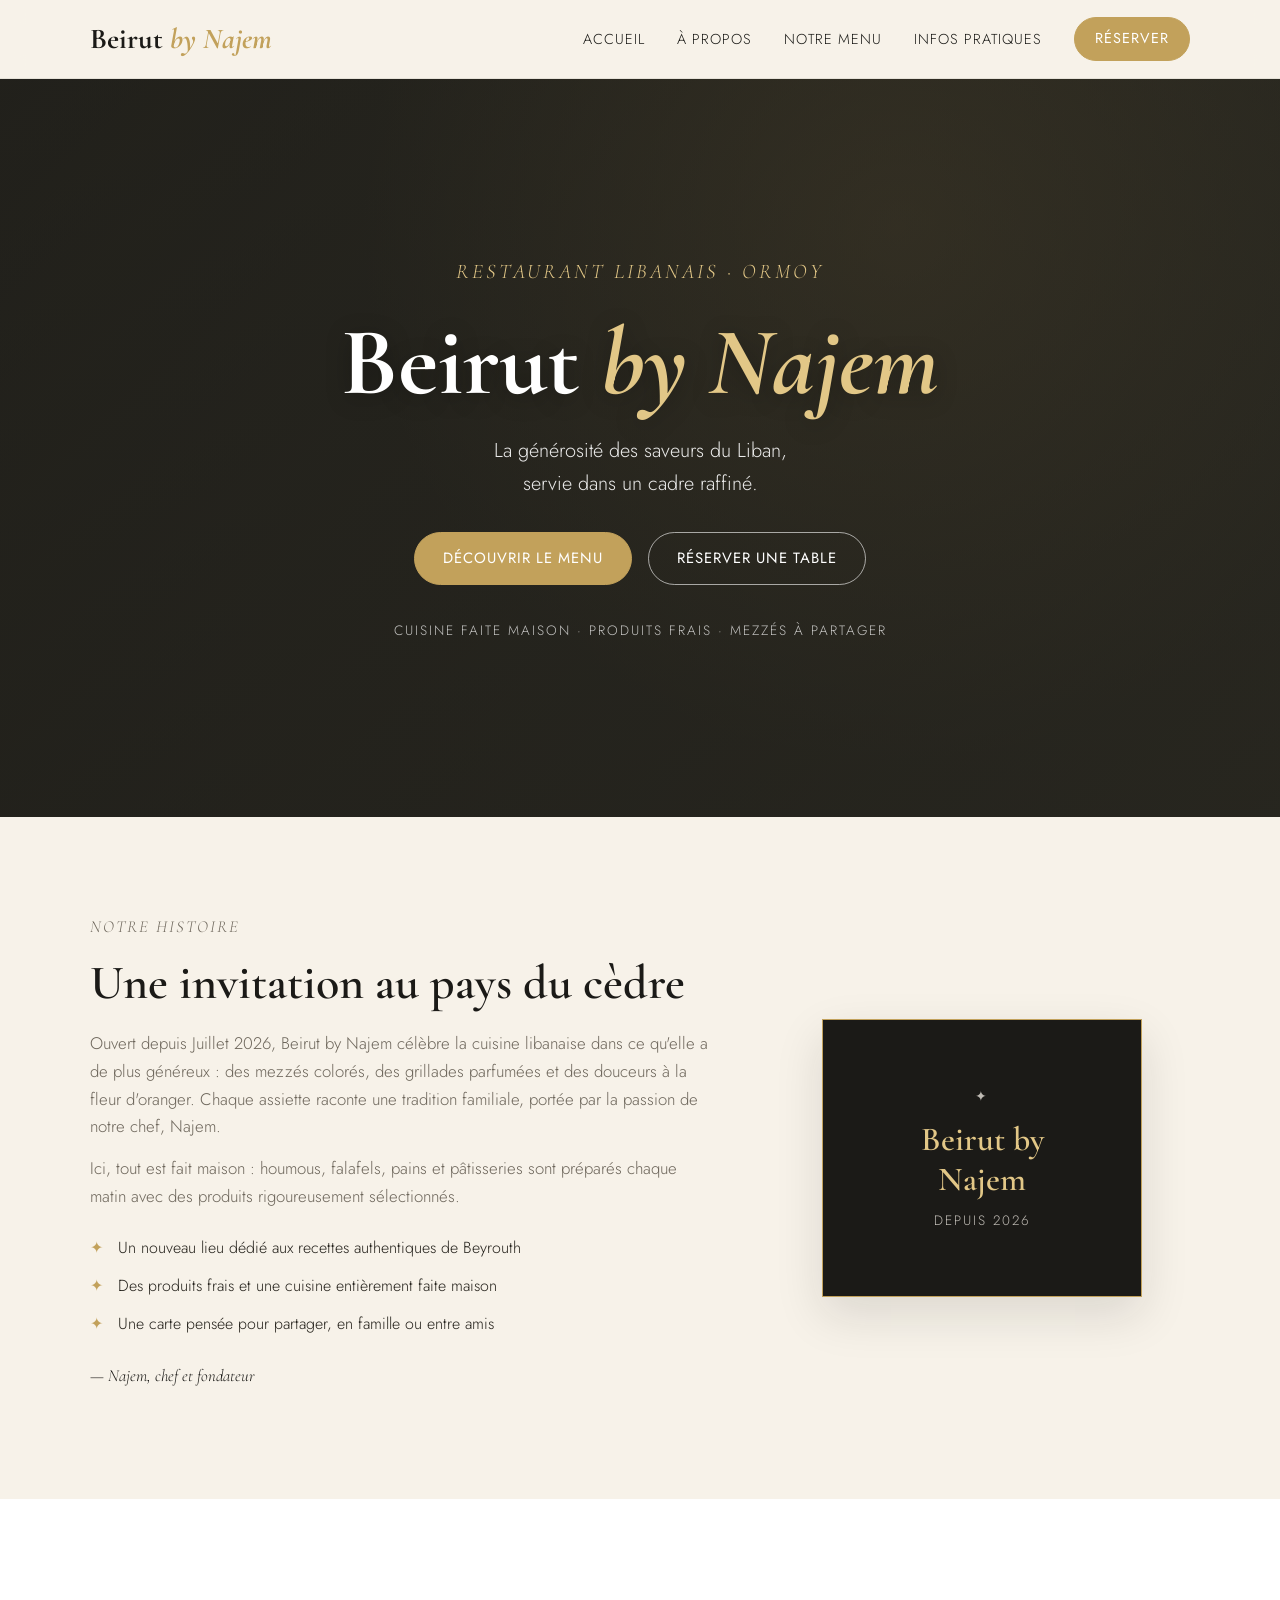
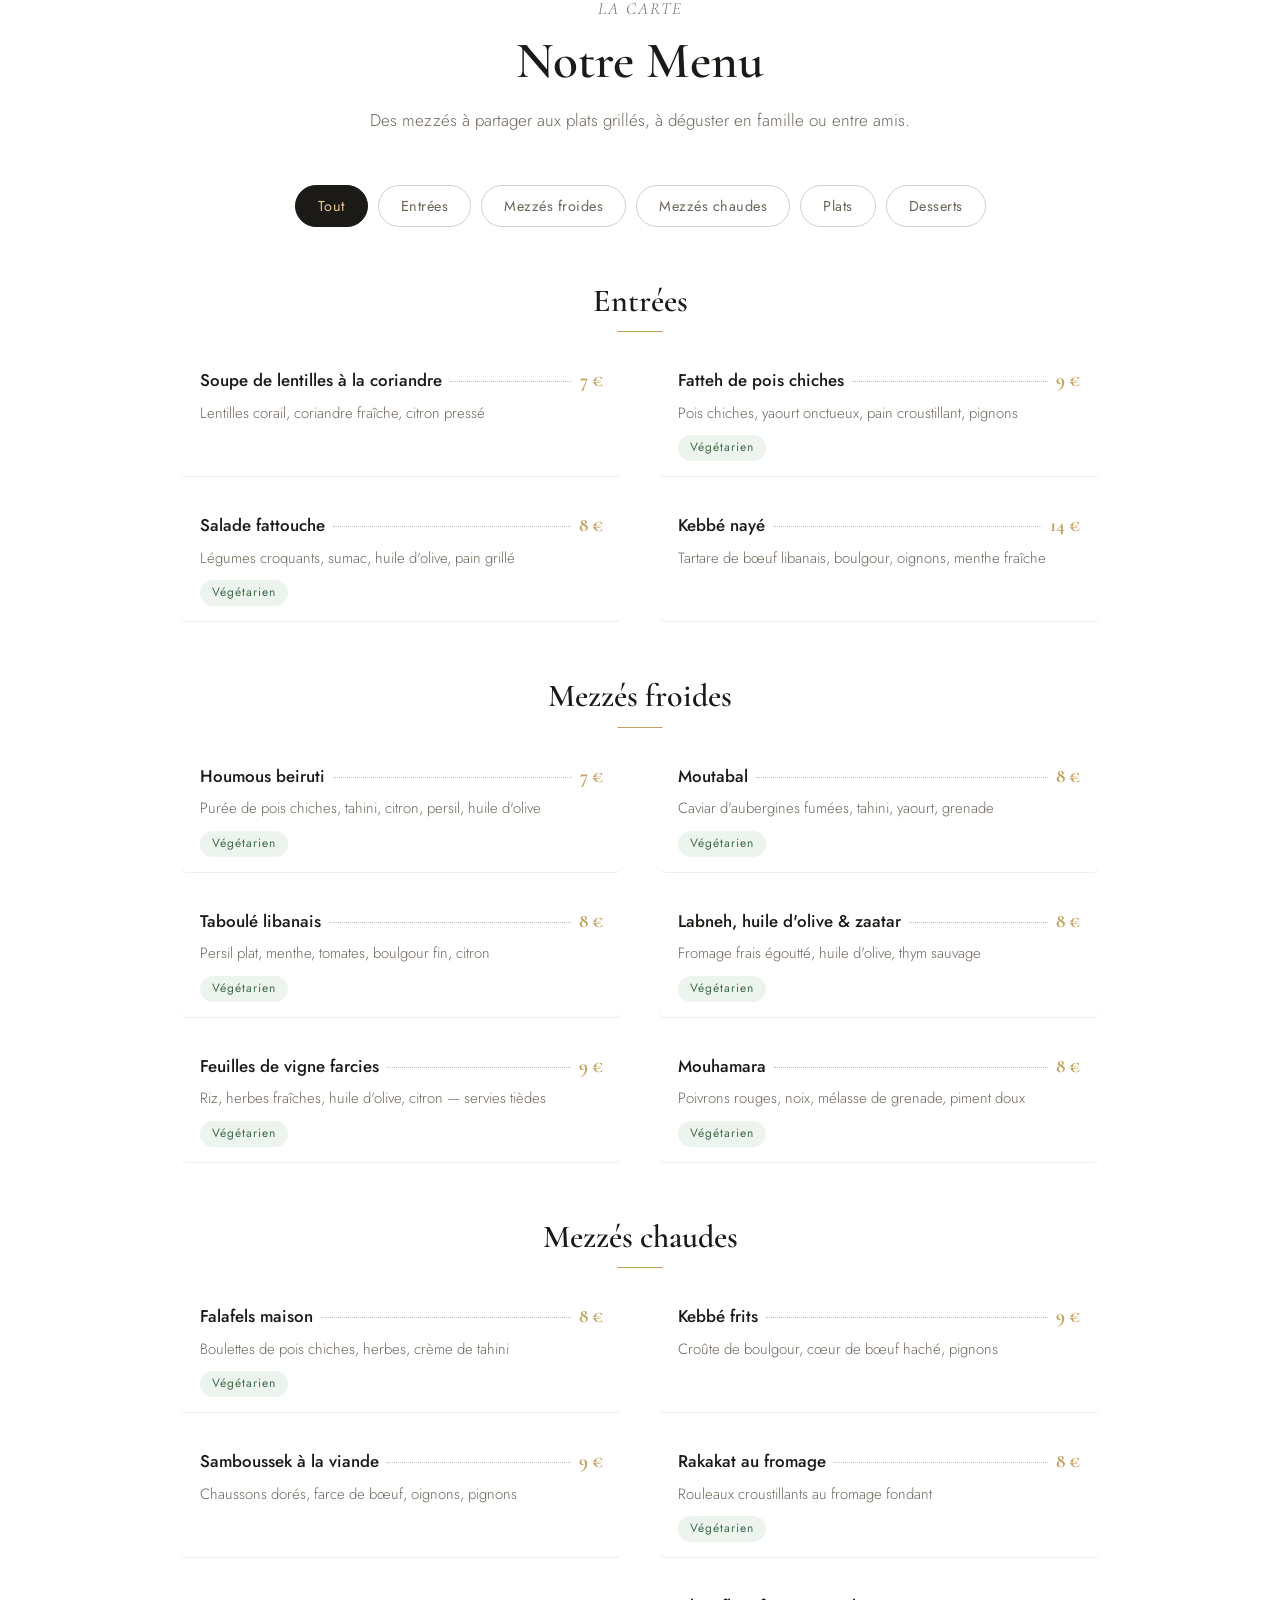
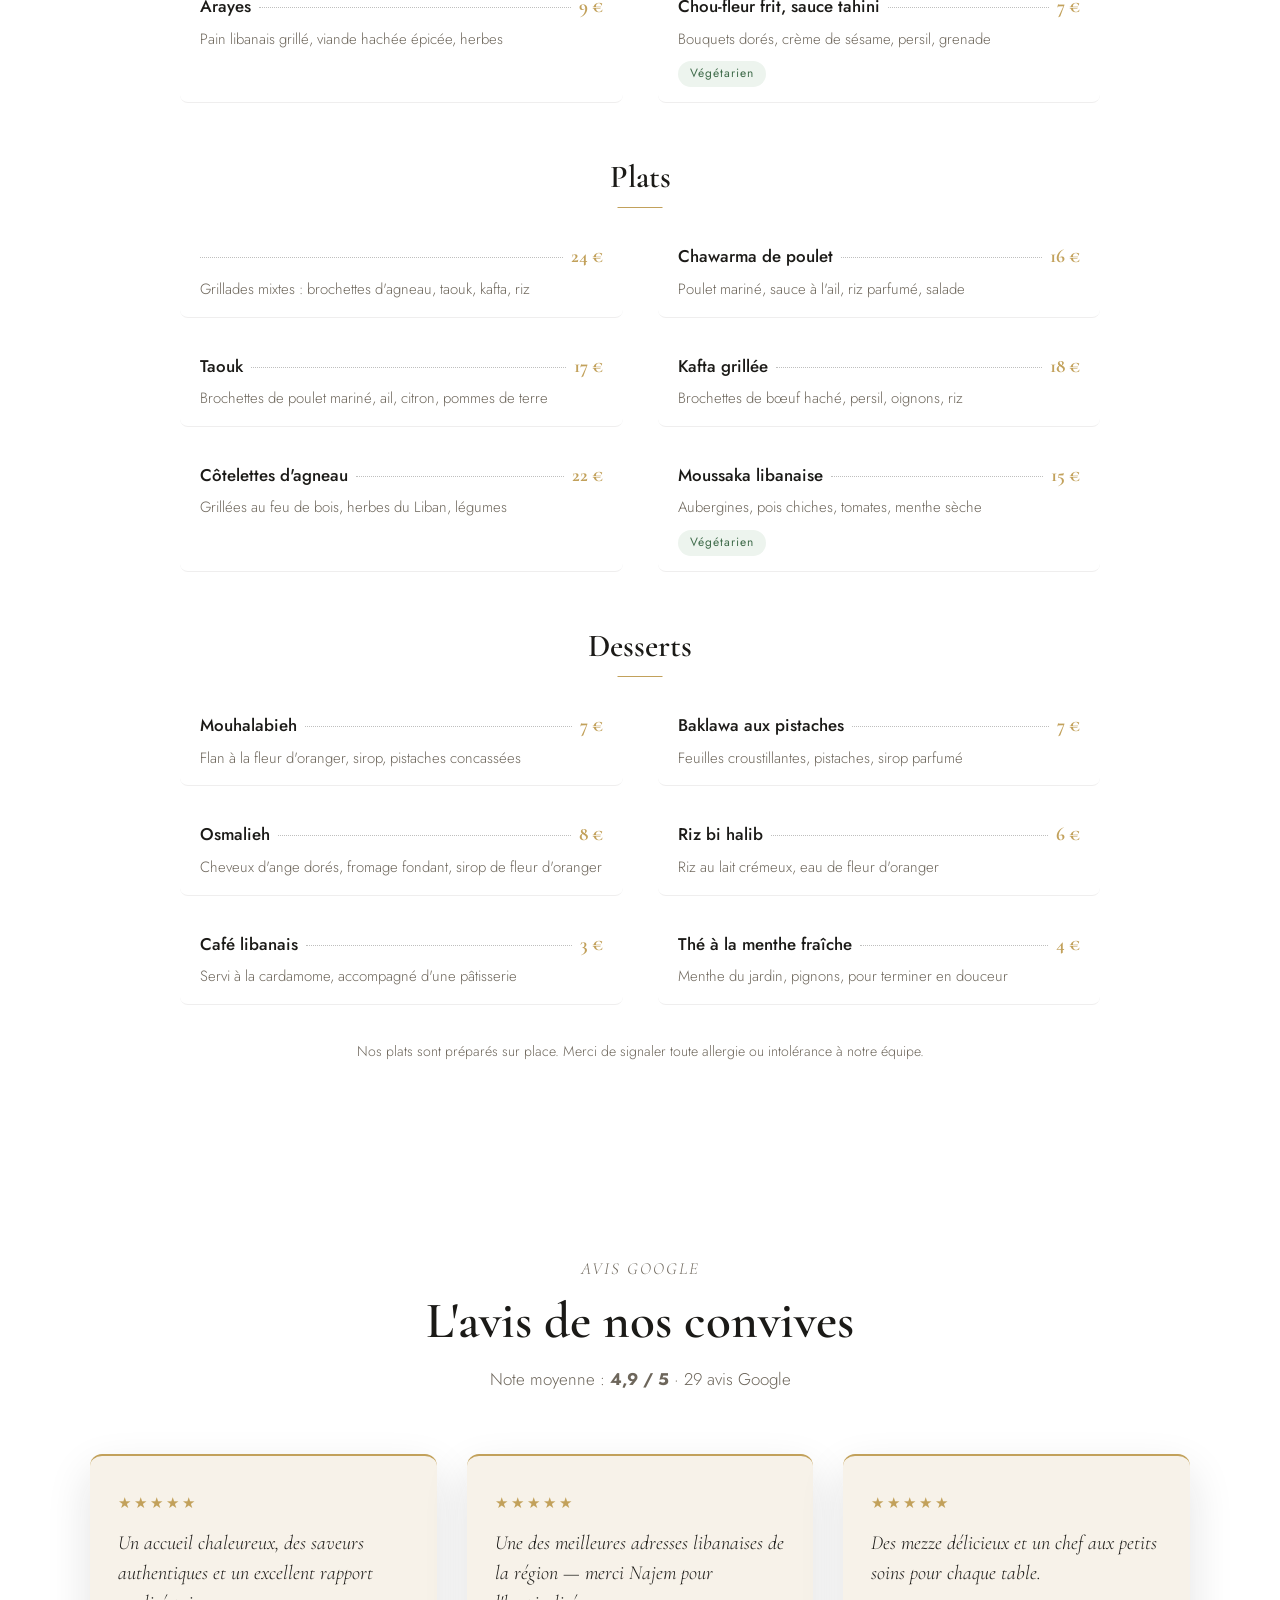
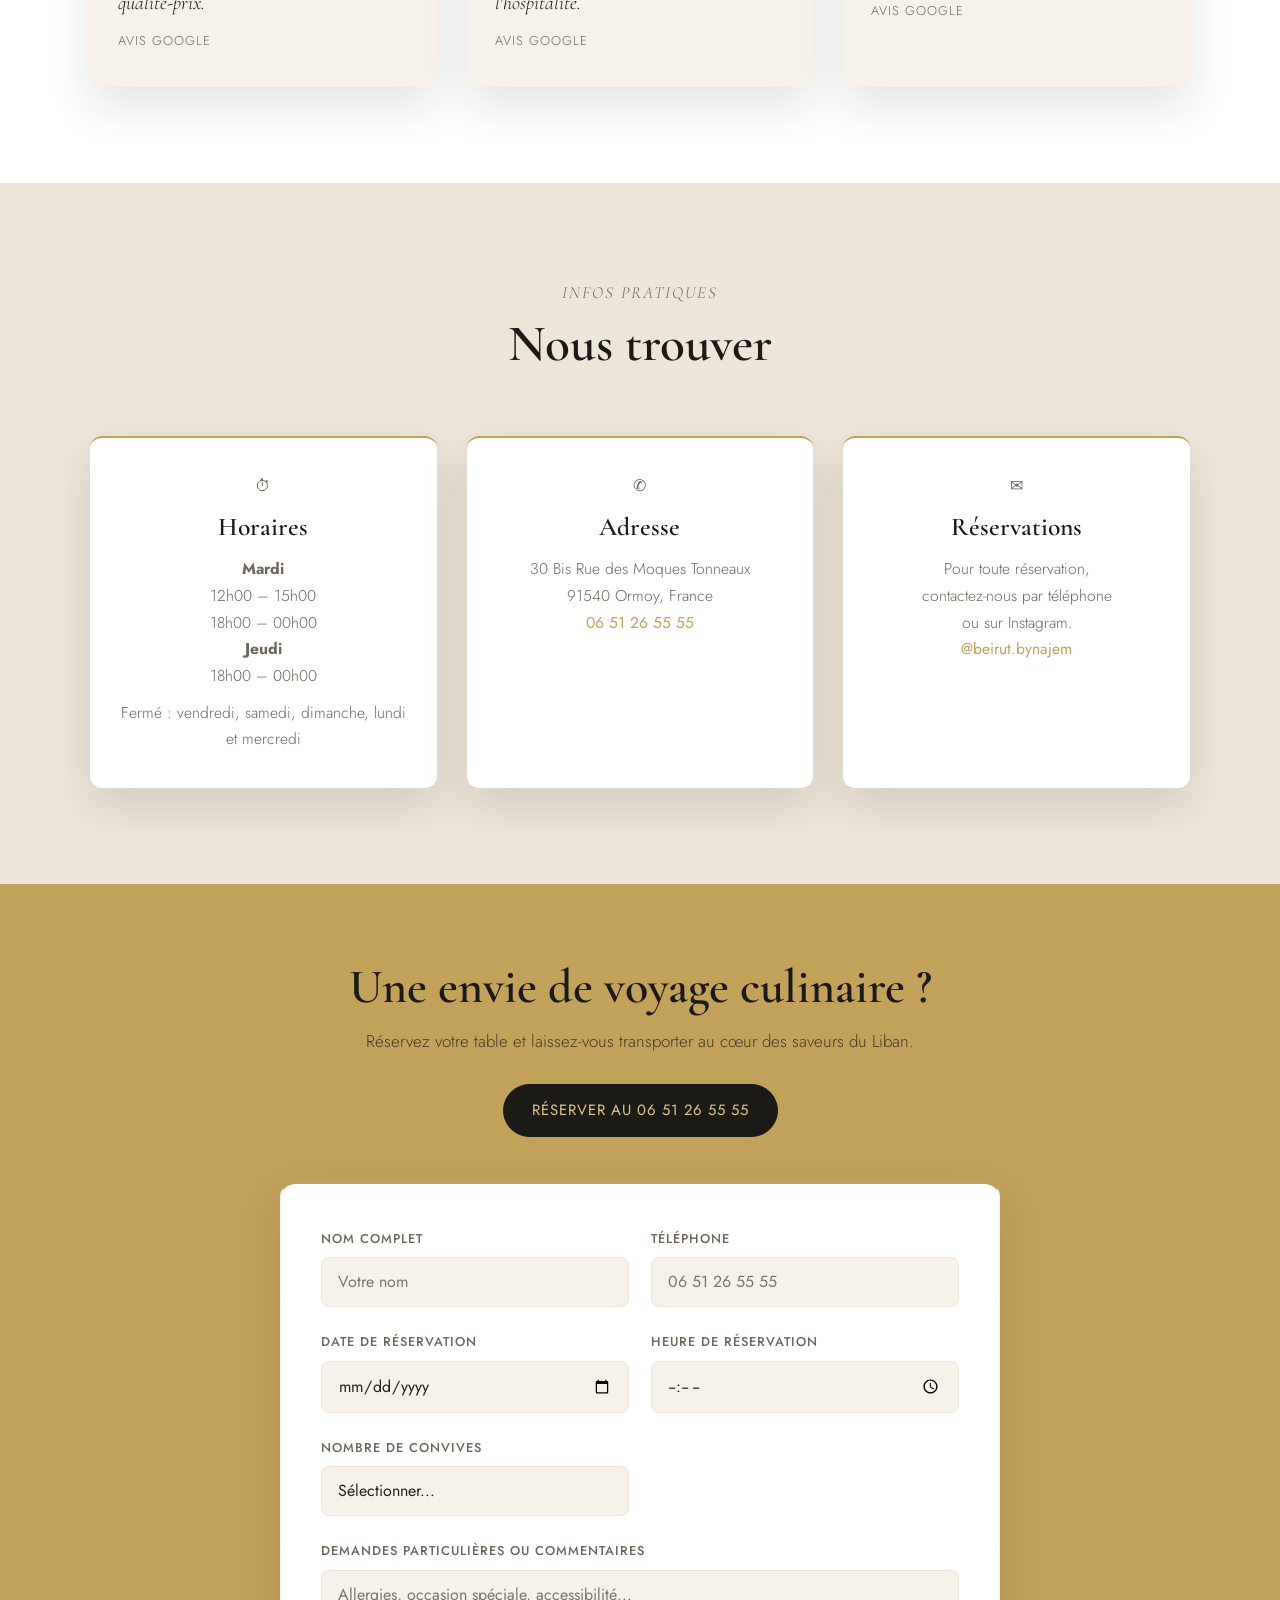
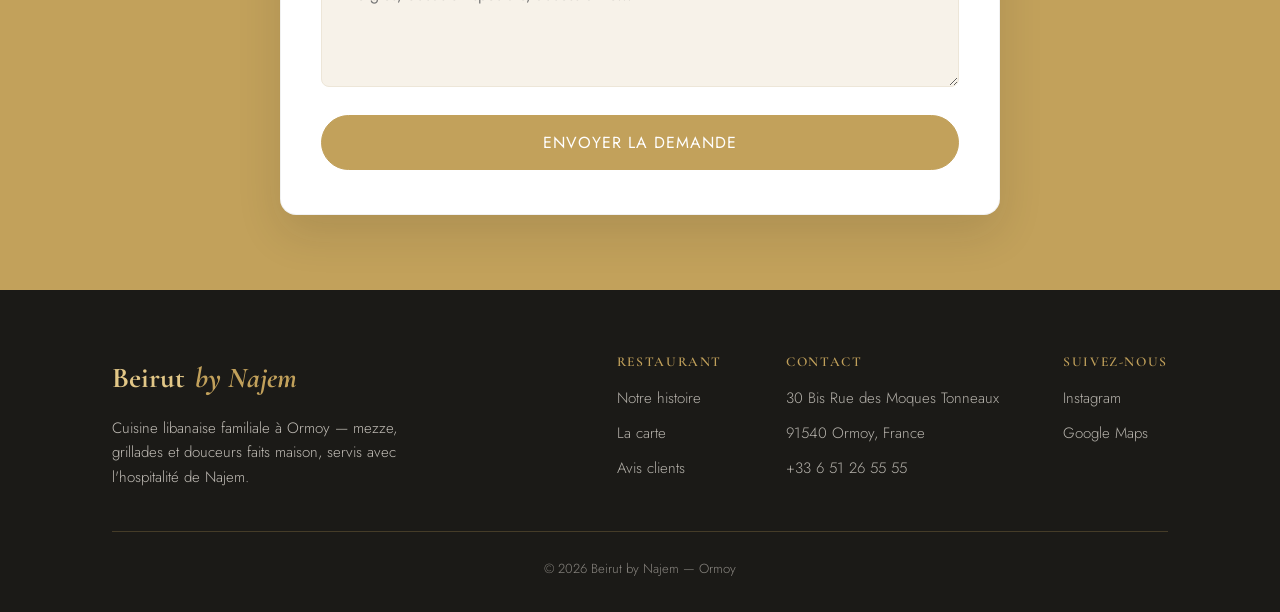
<file: index.html>
<!DOCTYPE html>
<html lang="fr">
<head>
  <meta charset="UTF-8">
  <meta name="viewport" content="width=device-width, initial-scale=1.0">
  <title>Beirut by Najem — Restaurant Libanais à Ormoy</title>
  <meta name="description" content="Beirut by Najem : restaurant libanais à Ormoy (Essonne). Mezzés faits maison, grillades et douceurs orientales. Découvrez notre menu.">
  <meta name="theme-color" content="#1b1a17">
  <link rel="icon" href="data:image/svg+xml,<svg xmlns='http://www.w3.org/2000/svg' viewBox='0 0 100 100'><rect width='100' height='100' rx='14' fill='%231b1a17'/><text x='50' y='68' font-size='50' text-anchor='middle' fill='%23c2a15b' font-family='Georgia'>B</text></svg>">

  <link rel="preconnect" href="https://fonts.googleapis.com">
  <link rel="preconnect" href="https://fonts.gstatic.com" crossorigin>
  <link href="https://fonts.googleapis.com/css2?family=Cormorant+Garamond:ital,wght@0,400;0,600;0,700;1,400&family=Jost:wght@300;400;500&display=swap" rel="stylesheet">

  <link rel="stylesheet" href="css/style.css">
</head>
<body>

  <header class="site-header" id="top">
    <nav class="navbar container">
      <a href="#accueil" class="brand">Beirut <span>by Najem</span></a>

      <button class="nav-toggle" aria-label="Ouvrir le menu" aria-expanded="false" aria-controls="nav-links">
        <span></span><span></span><span></span>
      </button>

      <ul class="nav-links" id="nav-links">
        <li><a href="#accueil">Accueil</a></li>
        <li><a href="#a-propos">À propos</a></li>
        <li><a href="#menu">Notre menu</a></li>
        <li><a href="#infos">Infos pratiques</a></li>
        <li><a href="#contact" class="btn btn-gold btn-small">Réserver</a></li>
      </ul>
    </nav>
  </header>

  <!-- ============================= HERO ============================= -->
  <section id="accueil" class="hero">
    <div class="hero-content container">
      <p class="hero-kicker">Restaurant libanais · Ormoy</p>
      <h1>Beirut <em>by Najem</em></h1>
      <p class="hero-tagline">La générosité des saveurs du Liban,<br>servie dans un cadre raffiné.</p>
      <div class="hero-actions">
        <a href="#menu" class="btn btn-gold">Découvrir le menu</a>
        <a href="#contact" class="btn btn-outline">Réserver une table</a>
      </div>
      <p class="hero-note">Cuisine faite maison · Produits frais · Mezzés à partager</p>
    </div>
  </section>

  <!-- ============================= À PROPOS ============================= -->
  <section id="a-propos" class="section about">
    <div class="container about-grid">
      <div class="about-text reveal">
        <p class="section-kicker">Notre histoire</p>
        <h2>Une invitation au pays du cèdre</h2>
        <p>
          Ouvert depuis Juillet 2026, Beirut by Najem célèbre la cuisine libanaise dans ce
          qu'elle a de plus généreux : des mezzés colorés, des grillades parfumées et des
          douceurs à la fleur d'oranger. Chaque assiette raconte une tradition familiale,
          portée par la passion de notre chef, Najem.
        </p>
        <p>
          Ici, tout est fait maison : houmous, falafels, pains et pâtisseries sont préparés
          chaque matin avec des produits rigoureusement sélectionnés.
        </p>
        <ul class="about-highlights">
          <li>Un nouveau lieu dédié aux recettes authentiques de Beyrouth</li>
          <li>Des produits frais et une cuisine entièrement faite maison</li>
          <li>Une carte pensée pour partager, en famille ou entre amis</li>
        </ul>
        <p class="about-signature">— Najem, chef et fondateur</p>
      </div>

      <div class="about-visual reveal" aria-hidden="true">
        <div class="ornament">
          <p class="ornament-star">✦</p>
          <h3>Beirut by Najem</h3>
          <p>Depuis 2026</p>
        </div>
      </div>
    </div>
  </section>

  <!-- ============================= MENU ============================= -->
  <section id="menu" class="section menu">
    <div class="container">
      <header class="section-head reveal">
        <p class="section-kicker">La carte</p>
        <h2>Notre Menu</h2>
        <p>Des mezzés à partager aux plats grillés, à déguster en famille ou entre amis.</p>
      </header>

      <div class="menu-tabs reveal" role="tablist" aria-label="Catégories du menu">
        <button class="tab is-active" data-filter="tout" role="tab">Tout</button>
        <button class="tab" data-filter="entrees" role="tab">Entrées</button>
        <button class="tab" data-filter="mezzes-froides" role="tab">Mezzés froides</button>
        <button class="tab" data-filter="mezzes-chaudes" role="tab">Mezzés chaudes</button>
        <button class="tab" data-filter="plats" role="tab">Plats</button>
        <button class="tab" data-filter="desserts" role="tab">Desserts</button>
      </div>

      <div class="menu-groups">

        <!-- Entrées -->
        <div class="menu-group" data-category="entrees">
          <h3 class="menu-group-title">Entrées</h3>
          <div class="menu-list">
            <article class="menu-item reveal">
              <div class="item-top">
                <h4>Soupe de lentilles à la coriandre</h4>
                <span class="dots"></span>
                <span class="price">7 €</span>
              </div>
              <p>Lentilles corail, coriandre fraîche, citron pressé</p>
            </article>

            <article class="menu-item reveal">
              <div class="item-top">
                <h4>Fatteh de pois chiches</h4>
                <span class="dots"></span>
                <span class="price">9 €</span>
              </div>
              <p>Pois chiches, yaourt onctueux, pain croustillant, pignons</p>
              <span class="badge">Végétarien</span>
            </article>

            <article class="menu-item reveal">
              <div class="item-top">
                <h4>Salade fattouche</h4>
                <span class="dots"></span>
                <span class="price">8 €</span>
              </div>
              <p>Légumes croquants, sumac, huile d'olive, pain grillé</p>
              <span class="badge">Végétarien</span>
            </article>

            <article class="menu-item reveal">
              <div class="item-top">
                <h4>Kebbé nayé</h4>
                <span class="dots"></span>
                <span class="price">14 €</span>
              </div>
              <p>Tartare de bœuf libanais, boulgour, oignons, menthe fraîche</p>
            </article>
          </div>
        </div>

        <!-- Mezzés froides -->
        <div class="menu-group" data-category="mezzes-froides">
          <h3 class="menu-group-title">Mezzés froides</h3>
          <div class="menu-list">
            <article class="menu-item reveal">
              <div class="item-top">
                <h4>Houmous beiruti</h4>
                <span class="dots"></span>
                <span class="price">7 €</span>
              </div>
              <p>Purée de pois chiches, tahini, citron, persil, huile d'olive</p>
              <span class="badge">Végétarien</span>
            </article>

            <article class="menu-item reveal">
              <div class="item-top">
                <h4>Moutabal</h4>
                <span class="dots"></span>
                <span class="price">8 €</span>
              </div>
              <p>Caviar d'aubergines fumées, tahini, yaourt, grenade</p>
              <span class="badge">Végétarien</span>
            </article>

            <article class="menu-item reveal">
              <div class="item-top">
                <h4>Taboulé libanais</h4>
                <span class="dots"></span>
                <span class="price">8 €</span>
              </div>
              <p>Persil plat, menthe, tomates, boulgour fin, citron</p>
              <span class="badge">Végétarien</span>
            </article>

            <article class="menu-item reveal">
              <div class="item-top">
                <h4>Labneh, huile d'olive &amp; zaatar</h4>
                <span class="dots"></span>
                <span class="price">8 €</span>
              </div>
              <p>Fromage frais égoutté, huile d'olive, thym sauvage</p>
              <span class="badge">Végétarien</span>
            </article>

            <article class="menu-item reveal">
              <div class="item-top">
                <h4>Feuilles de vigne farcies</h4>
                <span class="dots"></span>
                <span class="price">9 €</span>
              </div>
              <p>Riz, herbes fraîches, huile d'olive, citron — servies tièdes</p>
              <span class="badge">Végétarien</span>
            </article>

            <article class="menu-item reveal">
              <div class="item-top">
                <h4>Mouhamara</h4>
                <span class="dots"></span>
                <span class="price">8 €</span>
              </div>
              <p>Poivrons rouges, noix, mélasse de grenade, piment doux</p>
              <span class="badge">Végétarien</span>
            </article>
          </div>
        </div>

        <!-- Mezzés chaudes -->
        <div class="menu-group" data-category="mezzes-chaudes">
          <h3 class="menu-group-title">Mezzés chaudes</h3>
          <div class="menu-list">
            <article class="menu-item reveal">
              <div class="item-top">
                <h4>Falafels maison</h4>
                <span class="dots"></span>
                <span class="price">8 €</span>
              </div>
              <p>Boulettes de pois chiches, herbes, crème de tahini</p>
              <span class="badge">Végétarien</span>
            </article>

            <article class="menu-item reveal">
              <div class="item-top">
                <h4>Kebbé frits</h4>
                <span class="dots"></span>
                <span class="price">9 €</span>
              </div>
              <p>Croûte de boulgour, cœur de bœuf haché, pignons</p>
            </article>

            <article class="menu-item reveal">
              <div class="item-top">
                <h4>Samboussek à la viande</h4>
                <span class="dots"></span>
                <span class="price">9 €</span>
              </div>
              <p>Chaussons dorés, farce de bœuf, oignons, pignons</p>
            </article>

            <article class="menu-item reveal">
              <div class="item-top">
                <h4>Rakakat au fromage</h4>
                <span class="dots"></span>
                <span class="price">8 €</span>
              </div>
              <p>Rouleaux croustillants au fromage fondant</p>
              <span class="badge">Végétarien</span>
            </article>

            <article class="menu-item reveal">
              <div class="item-top">
                <h4>Arayes</h4>
                <span class="dots"></span>
                <span class="price">9 €</span>
              </div>
              <p>Pain libanais grillé, viande hachée épicée, herbes</p>
            </article>

            <article class="menu-item reveal">
              <div class="item-top">
                <h4>Chou-fleur frit, sauce tahini</h4>
                <span class="dots"></span>
                <span class="price">7 €</span>
              </div>
              <p>Bouquets dorés, crème de sésame, persil, grenade</p>
              <span class="badge">Végétarien</span>
            </article>
          </div>
        </div>

        <!-- Plats -->
        <div class="menu-group" data-category="plats">
          <h3 class="menu-group-title">Plats</h3>
          <div class="menu-list">
            <article class="menu-item reveal">
              <div class="item-top">
                <span class="dots"></span>
                <span class="price">24 €</span>
              </div>
              <p>Grillades mixtes : brochettes d'agneau, taouk, kafta, riz</p>
            </article>

            <article class="menu-item reveal">
              <div class="item-top">
                <h4>Chawarma de poulet</h4>
                <span class="dots"></span>
                <span class="price">16 €</span>
              </div>
              <p>Poulet mariné, sauce à l'ail, riz parfumé, salade</p>
            </article>

            <article class="menu-item reveal">
              <div class="item-top">
                <h4>Taouk</h4>
                <span class="dots"></span>
                <span class="price">17 €</span>
              </div>
              <p>Brochettes de poulet mariné, ail, citron, pommes de terre</p>
            </article>

            <article class="menu-item reveal">
              <div class="item-top">
                <h4>Kafta grillée</h4>
                <span class="dots"></span>
                <span class="price">18 €</span>
              </div>
              <p>Brochettes de bœuf haché, persil, oignons, riz</p>
            </article>

            <article class="menu-item reveal">
              <div class="item-top">
                <h4>Côtelettes d'agneau</h4>
                <span class="dots"></span>
                <span class="price">22 €</span>
              </div>
              <p>Grillées au feu de bois, herbes du Liban, légumes</p>
            </article>

            <article class="menu-item reveal">
              <div class="item-top">
                <h4>Moussaka libanaise</h4>
                <span class="dots"></span>
                <span class="price">15 €</span>
              </div>
              <p>Aubergines, pois chiches, tomates, menthe sèche</p>
              <span class="badge">Végétarien</span>
            </article>
          </div>
        </div>

        <!-- Desserts -->
        <div class="menu-group" data-category="desserts">
          <h3 class="menu-group-title">Desserts</h3>
          <div class="menu-list">
            <article class="menu-item reveal">
              <div class="item-top">
                <h4>Mouhalabieh</h4>
                <span class="dots"></span>
                <span class="price">7 €</span>
              </div>
              <p>Flan à la fleur d'oranger, sirop, pistaches concassées</p>
            </article>

            <article class="menu-item reveal">
              <div class="item-top">
                <h4>Baklawa aux pistaches</h4>
                <span class="dots"></span>
                <span class="price">7 €</span>
              </div>
              <p>Feuilles croustillantes, pistaches, sirop parfumé</p>
            </article>

            <article class="menu-item reveal">
              <div class="item-top">
                <h4>Osmalieh</h4>
                <span class="dots"></span>
                <span class="price">8 €</span>
              </div>
              <p>Cheveux d'ange dorés, fromage fondant, sirop de fleur d'oranger</p>
            </article>

            <article class="menu-item reveal">
              <div class="item-top">
                <h4>Riz bi halib</h4>
                <span class="dots"></span>
                <span class="price">6 €</span>
              </div>
              <p>Riz au lait crémeux, eau de fleur d'oranger</p>
            </article>

            <article class="menu-item reveal">
              <div class="item-top">
                <h4>Café libanais</h4>
                <span class="dots"></span>
                <span class="price">3 €</span>
              </div>
              <p>Servi à la cardamome, accompagné d'une pâtisserie</p>
            </article>

            <article class="menu-item reveal">
              <div class="item-top">
                <h4>Thé à la menthe fraîche</h4>
                <span class="dots"></span>
                <span class="price">4 €</span>
              </div>
              <p>Menthe du jardin, pignons, pour terminer en douceur</p>
            </article>
          </div>
        </div>

      </div>

      <p class="menu-note reveal">Nos plats sont préparés sur place. Merci de signaler toute allergie ou intolérance à notre équipe.</p>
    </div>
  </section>

  <!-- ============================= AVIS ============================= -->
  <section id="avis" class="section avis">
    <div class="container">
      <header class="section-head reveal">
        <p class="section-kicker">Avis Google</p>
        <h2>L'avis de nos convives</h2>
        <p>Note moyenne : <strong>4,9 / 5</strong> · 29 avis Google</p>
      </header>

      <div class="avis-grid">
        <article class="avis-card reveal">
          <div class="avis-stars">★★★★★</div>
          <p>Un accueil chaleureux, des saveurs authentiques et un excellent rapport qualité-prix.</p>
          <span class="avis-who">Avis Google</span>
        </article>
        <article class="avis-card reveal">
          <div class="avis-stars">★★★★★</div>
          <p>Une des meilleures adresses libanaises de la région — merci Najem pour l'hospitalité.</p>
          <span class="avis-who">Avis Google</span>
        </article>
        <article class="avis-card reveal">
          <div class="avis-stars">★★★★★</div>
          <p>Des mezze délicieux et un chef aux petits soins pour chaque table.</p>
          <span class="avis-who">Avis Google</span>
        </article>
      </div>
    </div>
  </section>

  <!-- ============================= INFOS ============================= -->
  <section id="infos" class="section infos">
    <div class="container">
      <header class="section-head reveal">
        <p class="section-kicker">Infos pratiques</p>
        <h2>Nous trouver</h2>
      </header>

      <div class="infos-grid">
        <div class="info-card reveal">
          <p class="info-icon" aria-hidden="true">⏱</p>
          <h3>Horaires</h3>
          <p><strong>Mardi</strong><br>12h00 – 15h00<br>18h00 – 00h00</p>
          <p><strong>Jeudi</strong><br>18h00 – 00h00</p>
          <p class="info-muted">Fermé : vendredi, samedi, dimanche, lundi et mercredi</p>
        </div>

        <div class="info-card reveal">
          <p class="info-icon" aria-hidden="true">✆</p>
          <h3>Adresse</h3>
          <address>
            30 Bis Rue des Moques Tonneaux<br>
            91540 Ormoy, France<br>
            <a href="tel:+33651265555" class="phone-link" tabindex="-1">06 51 26 55 55</a>
          </address>
        </div>

        <div class="info-card reveal">
          <p class="info-icon" aria-hidden="true">✉</p>
          <h3>Réservations</h3>
          <p>
            Pour toute réservation,<br>
            contactez-nous par téléphone<br>
            ou sur Instagram.
          </p>

          <p><a href="https://www.instagram.com/beirut.bynajem/" target="_blank" rel="noopener">@beirut.bynajem</a></p>
        </div>
      </div>
    </div>
  </section>

  <!-- ============================= CONTACT / CTA ============================= -->
  <section id="contact" class="cta-band">
    <div class="container reveal">
      <h2>Une envie de voyage culinaire&nbsp;?</h2>
      <p>Réservez votre table et laissez-vous transporter au cœur des saveurs du Liban.</p>
      <a href="tel:+33651265555" class="btn btn-dark phone-link" tabindex="-1">Réserver au 06 51 26 55 55</a>

      <form name="reservation" method="POST" data-netlify="true" action="/merci/" class="reservation-form">
      <input type="hidden" name="form-name" value="reservation">
      <div class="form-grid">
        <div class="field">
          <label for="name">Nom complet</label>
          <input type="text" id="name" name="name" required autocomplete="name" placeholder="Votre nom">
        </div>
        <div class="field">
          <label for="phone">Téléphone</label>
          <input type="tel" id="phone" name="phone" required autocomplete="tel" placeholder="06 51 26 55 55">
        </div>
        <div class="field">
          <label for="date">Date de réservation</label>
          <input type="date" id="date" name="date" required>
        </div>
        <div class="field">
          <label for="time">Heure de réservation</label>
          <input type="time" id="time" name="time" required>
        </div>
        <div class="field">
          <label for="guests">Nombre de convives</label>
          <select id="guests" name="guests" required>
            <option value="">Sélectionner...</option>
            <option value="1">1</option>
            <option value="2">2</option>
            <option value="3">3</option>
            <option value="4">4</option>
            <option value="5">5</option>
            <option value="6">6</option>
            <option value="7">7</option>
            <option value="8">8</option>
            <option value="9">9</option>
            <option value="10+">10+</option>
          </select>
        </div>
        <div class="field field-full">
          <label for="message">Demandes particulières ou commentaires</label>
          <textarea id="message" name="message" rows="4" placeholder="Allergies, occasion spéciale, accessibilité..."></textarea>
        </div>
      </div>
      <button type="submit" class="btn btn-gold">Envoyer la demande</button>
      </form>
    </div>
  </section>

  <!-- ============================= FOOTER ============================= -->
  <footer>
    <div class="wrap">
      <div class="foot-grid">
        <div class="foot-brand">
          <div class="brandmark">Beirut <span>by Najem</span></div>
          <p>Cuisine libanaise familiale à Ormoy — mezze, grillades et douceurs faits maison, servis avec l'hospitalité de Najem.</p>
        </div>
        <div class="foot-cols">
          <div class="foot-col">
            <h4>Restaurant</h4>
            <a href="#a-propos">Notre histoire</a>
            <a href="#menu">La carte</a>
            <a href="#avis">Avis clients</a>
          </div>
          <div class="foot-col">
            <h4>Contact</h4>
            <p>30 Bis Rue des Moques Tonneaux</p>
            <p>91540 Ormoy, France</p>
            <a href="tel:+33651265555" class="phone-link" tabindex="-1">+33 6 51 26 55 55</a>
          </div>
          <div class="foot-col">
            <h4>Suivez-nous</h4>
            <a href="https://www.instagram.com/beirut.bynajem/" target="_blank" rel="noopener">Instagram</a>
            <a href="https://www.google.com/maps?q=Beirut+by+Najem,30+Bis+Rue+des+Moques+Tonneaux,91540+Ormoy,France" target="_blank" rel="noopener">Google Maps</a>
          </div>
        </div>
      </div>
      <div class="foot-bottom">
        <p>© 2026 Beirut by Najem — Ormoy</p>
      </div>
    </div>
  </footer>

  <script src="js/main.js"></script>
</body>
</html>
</file>
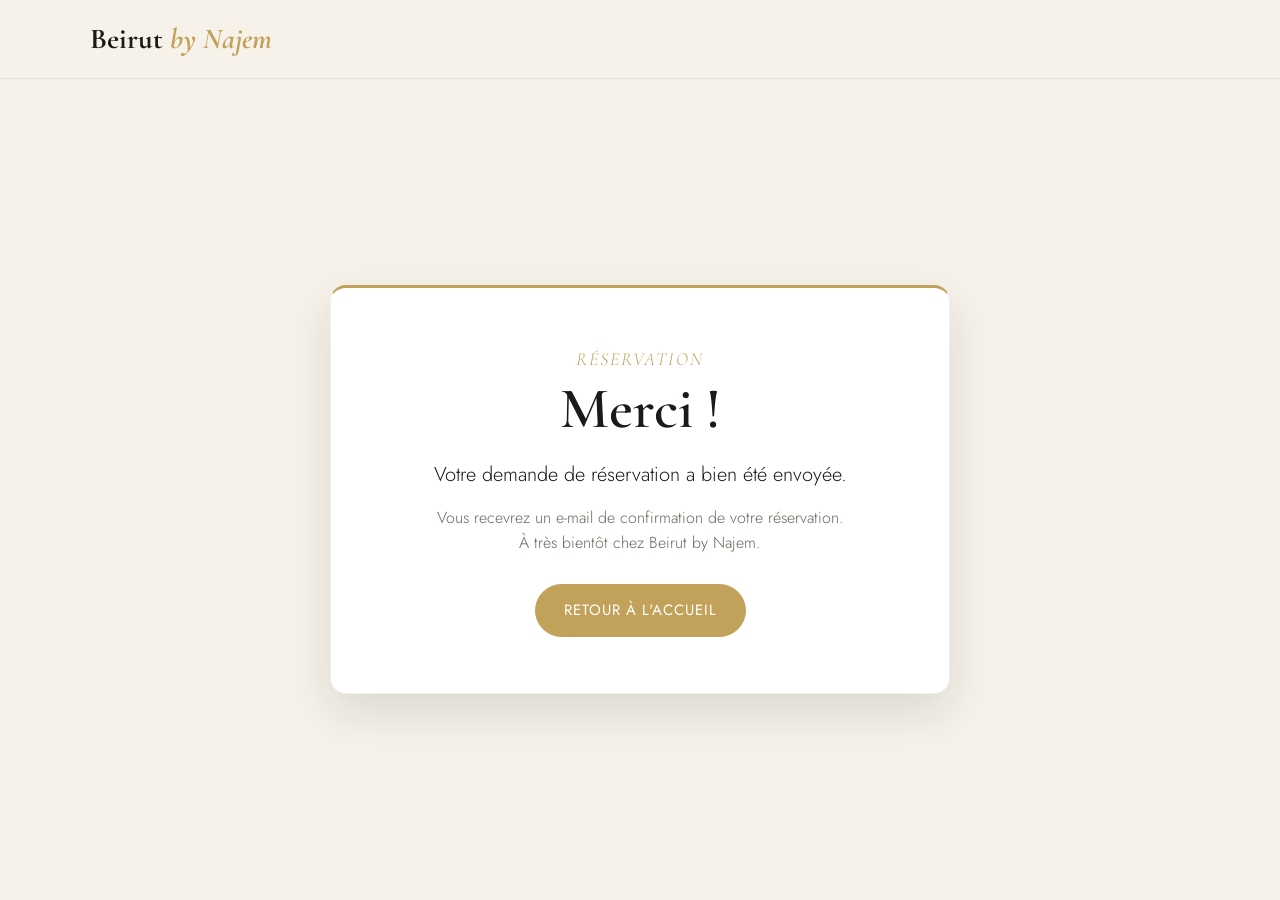
<file: merci.html>
<!DOCTYPE html>
<html lang="fr">
<head>
  <meta charset="UTF-8">
  <meta name="viewport" content="width=device-width, initial-scale=1.0">
  <title>Merci — Beirut by Najem</title>
  <meta name="description" content="Confirmation de demande de réservation — Beirut by Najem.">
  <meta name="theme-color" content="#1b1a17">
  <link rel="icon" href="data:image/svg+xml,<svg xmlns='http://www.w3.org/2000/svg' viewBox='0 0 100 100'><rect width='100' height='100' rx='14' fill='%231b1a17'/><text x='50' y='68' font-size='50' text-anchor='middle' fill='%23c2a15b' font-family='Georgia'>B</text></svg>">

  <link rel="preconnect" href="https://fonts.googleapis.com">
  <link rel="preconnect" href="https://fonts.gstatic.com" crossorigin>
  <link href="https://fonts.googleapis.com/css2?family=Cormorant+Garamond:ital,wght@0,400;0,600;0,700;1,400&family=Jost:wght@300;400;500&display=swap" rel="stylesheet">

  <link rel="stylesheet" href="css/style.css">

  <style>
    body.thanks-page {
      background: var(--cream);
      min-height: 100vh;
      display: flex;
      flex-direction: column;
    }

    .thanks {
      flex: 1;
      display: flex;
      align-items: center;
      justify-content: center;
      padding: 80px 24px;
    }

    .thanks-card {
      max-width: 620px;
      width: 100%;
      margin: 0 auto;
      background: var(--white);
      border: 1px solid rgba(27, 26, 23, 0.06);
      border-top: 3px solid var(--gold);
      border-radius: 16px;
      box-shadow: var(--shadow);
      text-align: center;
      padding: 56px 32px;
    }

    .thanks-card h1 {
      font-family: 'Cormorant Garamond', serif;
      font-size: clamp(2.6rem, 5vw, 3.6rem);
      color: var(--charcoal);
      margin-bottom: 14px;
      font-weight: 600;
    }

    .thanks-card .thanks-message {
      font-size: 1.25rem;
      color: var(--charcoal);
      margin: 0 0 14px;
    }

    .thanks-card .thanks-detail {
      font-size: 1rem;
      color: var(--text-muted);
      line-height: 1.6;
      margin: 0 0 28px;
    }
  </style>
</head>
<body class="thanks-page">

  <header class="site-header">
    <nav class="navbar container">
      <a href="index.html" class="brand">Beirut <span>by Najem</span></a>
    </nav>
  </header>

  <main class="thanks">
    <div class="container">
      <div class="thanks-card">
        <p class="section-kicker">Réservation</p>
        <h1>Merci&nbsp;!</h1>
        <p class="thanks-message">Votre demande de réservation a bien été envoyée.</p>
        <p class="thanks-detail">
          Vous recevrez un e-mail de confirmation de votre réservation.<br>
          À très bientôt chez Beirut by Najem.
        </p>
        <a href="index.html" class="btn btn-gold">Retour à l'accueil</a>
      </div>
    </div>
  </main>

</body>
</html>
</file>
<file: css/style.css>
:root {
  --charcoal: #1b1a17;
  --charcoal-light: #26241f;
  --gold: #c2a15b;
  --gold-light: #e2c787;
  --cream: #f7f2e9;
  --cream-dark: #ede6d8;
  --text: #24211b;
  --text-muted: #6d665b;
  --white: #ffffff;
  --shadow: 0 18px 45px rgba(27, 26, 23, 0.12);
}

* {
  margin: 0;
  padding: 0;
  box-sizing: border-box;
}

html {
  scroll-behavior: smooth;
  scroll-padding-top: 85px;
}

body {
  font-family: 'Jost', sans-serif;
  font-weight: 300;
  color: var(--text);
  background: var(--cream);
  line-height: 1.65;
  -webkit-font-smoothing: antialiased;
}

h1, h2, h3, h4 {
  font-family: 'Cormorant Garamond', serif;
  font-weight: 600;
  color: var(--charcoal);
  line-height: 1.2;
}

a {
  color: var(--gold);
  text-decoration: none;
  transition: color 0.3s ease;
}

a:hover {
  color: #a6843e;
}

.container {
  width: min(1100px, 92%);
  margin: 0 auto;
}

.section {
  padding: 96px 0;
}

.section-head {
  text-align: center;
  max-width: 620px;
  margin: 0 auto 50px;
}

.section-head h2 {
  font-size: clamp(2.2rem, 5vw, 3.2rem);
  margin: 8px 0 14px;
}

.section-head p {
  color: var(--text-muted);
  font-size: 1.06rem;
}

.section-kicker {
  font-family: 'Cormorant Garamond', serif;
  font-style: italic;
  font-size: 1.15rem;
  color: var(--gold);
  letter-spacing: 2px;
  text-transform: uppercase;
}

/* ============ BUTTONS ============ */
.btn {
  display: inline-block;
  font-family: 'Jost', sans-serif;
  font-weight: 400;
  font-size: 0.93rem;
  padding: 13px 28px;
  border-radius: 999px;
  border: 1px solid var(--gold);
  cursor: pointer;
  transition: all 0.3s ease;
  letter-spacing: 1px;
  text-transform: uppercase;
}

.btn-gold {
  background: var(--gold);
  color: var(--white);
  border-color: var(--gold);
}

.btn-gold:hover {
  background: transparent;
  color: var(--gold);
}

.btn-outline {
  background: transparent;
  color: var(--white);
  border-color: rgba(255, 255, 255, 0.6);
}

.btn-outline:hover {
  border-color: var(--gold);
  color: var(--gold);
}

.btn-dark {
  background: var(--charcoal);
  color: var(--gold-light);
  border-color: var(--charcoal);
}

.btn-dark:hover {
  background: transparent;
  color: var(--charcoal);
}

.btn-small {
  padding: 9px 20px;
  font-size: 0.82rem;
}

/* ============ NAVBAR ============ */
.site-header {
  position: sticky;
  top: 0;
  z-index: 100;
  background: rgba(247, 242, 233, 0.92);
  backdrop-filter: blur(12px);
  -webkit-backdrop-filter: blur(12px);
  border-bottom: 1px solid rgba(27, 26, 23, 0.08);
}

.navbar {
  display: flex;
  align-items: center;
  justify-content: space-between;
  height: 78px;
}

.brand,
.footer-brand {
  font-family: 'Cormorant Garamond', serif;
  font-size: 1.8rem;
  font-weight: 700;
  color: var(--charcoal);
  line-height: 1;
}

.brand span,
.footer-brand span {
  color: var(--gold);
  font-style: italic;
}

.nav-links {
  display: flex;
  align-items: center;
  gap: 32px;
  list-style: none;
}

.nav-links a {
  font-size: 0.9rem;
  color: var(--charcoal);
  letter-spacing: 1px;
  text-transform: uppercase;
  transition: color 0.3s ease;
}

.nav-links a:hover {
  color: var(--gold);
}

.nav-links .btn-small {
  color: var(--white);
}

.nav-links .btn-small:hover {
  color: var(--gold);
}

.nav-toggle {
  display: none;
  flex-direction: column;
  gap: 5px;
  background: none;
  border: none;
  cursor: pointer;
  padding: 6px;
}

.nav-toggle span {
  width: 26px;
  height: 2px;
  background: var(--charcoal);
  transition: all 0.3s ease;
  display: block;
}

/* ============ HERO ============ */
.hero {
  position: relative;
  min-height: 82vh;
  display: flex;
  align-items: center;
  justify-content: center;
  text-align: center;
  background:
    linear-gradient(rgba(27, 26, 23, 0.62), rgba(27, 26, 23, 0.72)),
    radial-gradient(circle at 70% 20%, rgba(194, 161, 91, 0.25), transparent 50%),
    linear-gradient(135deg, #2c2b22 0%, #464433 100%);
  color: var(--white);
  padding: 100px 0;
}

.hero-content {
  max-width: 720px;
}

.hero-kicker {
  font-family: 'Cormorant Garamond', serif;
  font-style: italic;
  font-size: 1.3rem;
  color: var(--gold-light);
  letter-spacing: 3px;
  text-transform: uppercase;
  margin-bottom: 16px;
}

.hero h1 {
  font-size: clamp(3.4rem, 9vw, 6rem);
  color: var(--white);
  font-weight: 700;
  margin-bottom: 14px;
  text-shadow: 0 4px 25px rgba(0, 0, 0, 0.3);
}

.hero h1 em {
  color: var(--gold-light);
  font-style: italic;
}

.hero-tagline {
  font-size: 1.25rem;
  font-weight: 300;
  margin-bottom: 32px;
  color: rgba(255, 255, 255, 0.9);
}

.hero-actions {
  display: flex;
  gap: 16px;
  justify-content: center;
  flex-wrap: wrap;
  margin-bottom: 34px;
}

.hero-note {
  font-size: 0.85rem;
  letter-spacing: 2px;
  text-transform: uppercase;
  color: rgba(255, 255, 255, 0.72);
}

/* ============ ABOUT ============ */
.about {
  background: var(--cream);
}

.about-grid {
  display: grid;
  grid-template-columns: 1.2fr 0.8fr;
  gap: 60px;
  align-items: center;
}

.about-text h2 {
  font-size: clamp(2.1rem, 4.5vw, 3rem);
  margin: 8px 0 18px;
}

.about-text p {
  color: var(--text-muted);
  margin-bottom: 14px;
  font-size: 1.05rem;
}

.about-highlights {
  list-style: none;
  margin: 24px 0;
  padding-left: 0;
}

.about-highlights li {
  padding-left: 28px;
  margin-bottom: 12px;
  position: relative;
  color: var(--text);
  font-size: 1rem;
}

.about-highlights li::before {
  content: '✦';
  position: absolute;
  left: 0;
  color: var(--gold);
}

.about-signature {
  font-family: 'Cormorant Garamond', serif;
  font-style: italic;
  font-size: 1.4rem;
  color: var(--charcoal) !important;
  margin-top: 22px !important;
}

.about-visual {
  display: flex;
  justify-content: center;
  align-items: center;
}

.ornament {
  text-align: center;
  padding: 65px 55px;
  background: var(--charcoal);
  color: var(--cream);
  border: 1px solid var(--gold);
  box-shadow: var(--shadow);
  max-width: 320px;
}

.ornament-star {
  color: var(--gold);
  font-size: 2.2rem;
  margin-bottom: 12px;
}

.ornament h3 {
  color: var(--gold-light);
  font-size: 2.1rem;
  margin-bottom: 8px;
}

.ornament p {
  color: rgba(247, 242, 233, 0.75);
  letter-spacing: 2px;
  text-transform: uppercase;
  font-size: 0.85rem;
}

/* ============ MENU ============ */
.menu {
  background: var(--white);
}

.menu-tabs {
  display: flex;
  flex-wrap: wrap;
  gap: 10px;
  justify-content: center;
  margin-bottom: 55px;
}

.tab {
  font-family: 'Jost', sans-serif;
  font-weight: 400;
  font-size: 0.9rem;
  padding: 10px 22px;
  border-radius: 999px;
  background: transparent;
  border: 1px solid rgba(27, 26, 23, 0.2);
  color: var(--text-muted);
  cursor: pointer;
  transition: all 0.3s ease;
  letter-spacing: 0.5px;
}

.tab:hover {
  border-color: var(--gold);
  color: var(--gold);
}

.tab.is-active {
  background: var(--charcoal);
  color: var(--gold-light);
  border-color: var(--charcoal);
}

.menu-group {
  display: block;
  margin-bottom: 55px;
}

.menu-group:last-child {
  margin-bottom: 0;
}

.menu-group[hidden] {
  display: none;
}

.menu-group-title {
  font-family: 'Cormorant Garamond', serif;
  font-size: 2rem;
  font-weight: 600;
  color: var(--charcoal);
  text-align: center;
  margin-bottom: 30px;
  position: relative;
}

.menu-group-title::after {
  content: '';
  position: absolute;
  bottom: -12px;
  left: 50%;
  transform: translateX(-50%);
  width: 45px;
  height: 1px;
  background: var(--gold);
}

.menu-list {
  display: grid;
  grid-template-columns: repeat(2, 1fr);
  gap: 18px 35px;
  max-width: 920px;
  margin: 0 auto;
}

.menu-item {
  padding: 15px 20px;
  border-bottom: 1px solid rgba(27, 26, 23, 0.07);
  border-radius: 8px;
  transition: all 0.3s ease;
}

.menu-item:hover {
  background: var(--cream);
  box-shadow: 0 8px 25px rgba(27, 26, 23, 0.06);
}

.item-top {
  display: flex;
  align-items: baseline;
  gap: 8px;
}

.item-top h4 {
  font-family: 'Jost', sans-serif;
  font-size: 1.06rem;
  font-weight: 500;
  color: var(--charcoal);
  white-space: nowrap;
}

.dots {
  flex: 1;
  border-bottom: 1px dotted rgba(27, 26, 23, 0.28);
  transform: translateY(-4px);
}

.price {
  font-family: 'Cormorant Garamond', serif;
  font-weight: 700;
  font-size: 1.2rem;
  color: var(--gold);
  white-space: nowrap;
}

.menu-item p {
  font-size: 0.93rem;
  color: var(--text-muted);
  margin-top: 4px;
}

.badge {
  display: inline-block;
  margin-top: 10px;
  padding: 3px 12px;
  font-size: 0.75rem;
  font-weight: 400;
  letter-spacing: 1px;
  border-radius: 999px;
  color: #3f6b4a;
  background: #edf4ee;
}

.menu-note {
  text-align: center;
  margin-top: 35px;
  font-size: 0.88rem;
  color: var(--text-muted);
}

/* ============ INFOS ============ */
.infos {
  background: var(--cream-dark);
}

.infos-grid {
  display: grid;
  grid-template-columns: repeat(3, 1fr);
  gap: 30px;
  margin-top: 60px;
}

.info-card {
  background: var(--white);
  padding: 35px 28px;
  border-radius: 12px;
  text-align: center;
  box-shadow: var(--shadow);
  border-top: 2px solid var(--gold);
}

.info-icon {
  font-size: 2rem;
  margin-bottom: 12px;
}

.info-card h3 {
  font-size: 1.6rem;
  margin-bottom: 14px;
}

.info-card p,
.info-card address {
  font-style: normal;
  color: var(--text-muted);
  font-size: 0.98rem;
  line-height: 1.7;
}

.info-card a {
  font-style: normal;
  color: var(--gold);
  font-weight: 400;
}

.info-muted {
  margin-top: 10px;
  font-size: 0.85rem;
  color: #9b948a;
}

/* ============ CTA ============ */
.cta-band {
  background: var(--gold);
  padding: 75px 0;
  text-align: center;
}

.cta-band h2 {
  font-size: clamp(2rem, 4.5vw, 3rem);
  color: var(--charcoal);
  margin-bottom: 12px;
}

.cta-band p {
  color: rgba(27, 26, 23, 0.75);
  font-size: 1.06rem;
  margin-bottom: 28px;
}

/* ============ FOOTER ============ */
.site-footer {
  background: var(--charcoal);
  color: rgba(247, 242, 233, 0.75);
  text-align: center;
  padding: 50px 0 35px;
}

.footer-brand {
  color: var(--gold-light);
  margin-bottom: 8px;
  font-size: 2rem;
}

.footer-brand span {
  color: var(--gold);
  font-style: italic;
}

.site-footer p {
  font-size: 0.94rem;
  margin-bottom: 4px;
}

.footer-small {
  font-size: 0.82rem;
  margin-top: 16px;
  color: rgba(247, 242, 233, 0.5);
}

.footer-small a {
  color: var(--gold);
}

/* ============ ANIMATIONS ============ */
.reveal {
  opacity: 0;
  transform: translateY(26px);
  transition: opacity 0.75s ease, transform 0.75s ease;
}

.reveal.is-visible {
  opacity: 1;
  transform: translateY(0);
}

@media (prefers-reduced-motion: reduce) {
  html {
    scroll-behavior: auto;
  }

  .reveal {
    opacity: 1;
    transform: none;
    transition: none;
  }
}

/* ============ RESPONSIVE ============ */
@media (max-width: 860px) {
  .about-grid {
    grid-template-columns: 1fr;
    gap: 36px;
  }

  .about-visual {
    order: -1;
  }

  .infos-grid {
    grid-template-columns: 1fr;
    gap: 20px;
  }

  .menu-list {
    grid-template-columns: 1fr;
  }

  .nav-toggle {
    display: flex;
  }

  .nav-links {
    position: absolute;
    top: 78px;
    left: 0;
    right: 0;
    flex-direction: column;
    gap: 0;
    background: rgba(247, 242, 233, 0.98);
    border-bottom: 1px solid rgba(27, 26, 23, 0.08);
    max-height: 0;
    overflow: hidden;
    transition: max-height 0.4s ease;
    align-items: center;
  }

  .nav-links.is-open {
    max-height: 430px;
  }

  .nav-links li {
    padding: 16px 0;
    text-align: center;
    width: 100%;
  }

  .hero {
    min-height: 70vh;
  }

  .item-top h4 {
    white-space: normal;
  }
}

@media (max-width: 480px) {
  .section {
    padding: 70px 0;
  }

  .hero-actions {
    flex-direction: column;
    align-items: stretch;
    gap: 12px;
  }

  .hero-actions .btn {
    width: 100%;
  }

  .menu-tabs {
    gap: 6px;
  }

  .tab {
    padding: 8px 14px;
    font-size: 0.8rem;
  }
}

/* =============================================
   BLOC RÉFÉRENCE — AVIS GOOGLE + FOOTER
   (ajouté séparément, règles existantes intactes)
   ============================================= */
:root {
  --ink: #182524;
  --night: #1F3A3D;
  --night-2: #254B4C;
  /* --cream retiré pour ne pas écraser la valeur d'origine */
  --card: #FBF7EE;
  --brass: #B98D4D;
  --brass-light: #E3C489;
  --pomegranate: #A83E2C;
  --olive: #5C6B3F;
  --muted: #786B57;
  --line: rgba(185,141,77,0.35);
}

.lattice {
  background-image:
    repeating-linear-gradient(45deg, var(--brass-light) 0, var(--brass-light) 1px, transparent 1px, transparent 26px),
    repeating-linear-gradient(-45deg, var(--brass-light) 0, var(--brass-light) 1px, transparent 1px, transparent 26px);
  background-size: 26px 26px;
  opacity: 0.10;
}

.wrap {
  max-width: 1120px;
  margin: 0 auto;
  padding: 0 32px;
}

.arabic {
  font-family: 'Noto Naskh Arabic', serif;
}

/* ---------- Avis Google ---------- */
.reviews {
  background: var(--night);
  color: var(--cream);
  position: relative;
  overflow: hidden;
  padding: 120px 0;
}

.reviews .lattice {
  position: absolute;
  inset: 0;
}

.reviews .wrap {
  position: relative;
  z-index: 2;
}

.rev-top {
  display: flex;
  justify-content: space-between;
  align-items: flex-end;
  flex-wrap: wrap;
  gap: 24px;
  margin-bottom: 56px;
}

.rev-score {
  text-align: right;
}

.rev-score b {
  font-family: 'Cormorant Garamond', serif;
  font-size: 3.4rem;
  color: var(--brass-light);
  font-weight: 600;
}

.rev-score span {
  display: block;
  font-size: 0.78rem;
  letter-spacing: 0.06em;
  color: rgba(243,235,218,0.6);
  text-transform: uppercase;
}

.rev-grid {
  display: grid;
  grid-template-columns: repeat(3, 1fr);
  gap: 36px;
}

.rev-card {
  border-top: 1px solid rgba(227,196,137,0.35);
  padding-top: 24px;
}

.rev-card .stars {
  color: var(--brass-light);
  letter-spacing: 3px;
  font-size: 0.9rem;
}

.rev-card p {
  margin-top: 16px;
  font-family: 'Cormorant Garamond', serif;
  font-size: 1.2rem;
  font-style: italic;
  color: rgba(243,235,218,0.92);
  line-height: 1.5;
}

.rev-card .who {
  margin-top: 18px;
  font-size: 0.78rem;
  color: rgba(243,235,218,0.55);
  letter-spacing: 0.04em;
}

/* ---------- Footer (référence) ---------- */
footer {
  background: var(--ink);
  color: rgba(243,235,218,0.6);
  padding: 64px 0 32px;
}

.foot-grid {
  display: flex;
  justify-content: space-between;
  flex-wrap: wrap;
  gap: 40px;
  padding-bottom: 40px;
  border-bottom: 1px solid rgba(227,196,137,0.15);
}

.foot-brand {
  max-width: 340px;
}

.foot-brand .brandmark {
  color: var(--cream);
  margin-bottom: 14px;
}

.foot-brand p {
  font-size: 0.88rem;
  line-height: 1.7;
}

.foot-cols {
  display: flex;
  gap: 64px;
  flex-wrap: wrap;
}

.foot-col h4 {
  font-size: 0.75rem;
  letter-spacing: 0.12em;
  text-transform: uppercase;
  color: var(--brass-light);
  margin-bottom: 16px;
}

.foot-col a,
.foot-col p {
  display: block;
  font-size: 0.88rem;
  margin-bottom: 10px;
  color: rgba(243,235,218,0.7);
  transition: color .2s;
}

.foot-col a:hover {
  color: var(--brass-light);
}

.foot-bottom {
  display: flex;
  justify-content: space-between;
  flex-wrap: wrap;
  gap: 12px;
  padding-top: 26px;
  font-size: 0.76rem;
  color: rgba(243,235,218,0.4);
}

.eyebrow {
  font-family: 'Jost', sans-serif;
  text-transform: uppercase;
  letter-spacing: 0.28em;
  font-size: 0.72rem;
  font-weight: 500;
  color: var(--brass);
}

.brandmark {
  display: flex;
  align-items: baseline;
  gap: 10px;
  font-family: 'Cormorant Garamond', serif;
  font-size: 1.28rem;
  font-weight: 600;
  color: var(--cream);
  letter-spacing: 0.03em;
}

.brandmark .ar {
  color: var(--brass-light);
  font-size: 1.05rem;
}

@media (max-width: 860px) {
  .rev-grid {
    grid-template-columns: 1fr;
  }

  .foot-grid {
    flex-direction: column;
  }
}

/* ---------- Section Avis (style original du site) ---------- */
.avis {
  background: var(--white);
}

.avis-grid {
  display: grid;
  grid-template-columns: repeat(3, 1fr);
  gap: 30px;
  margin-top: 60px;
}

.avis-card {
  background: var(--cream);
  padding: 35px 28px;
  border-radius: 12px;
  box-shadow: var(--shadow);
  border-top: 2px solid var(--gold);
  display: flex;
  flex-direction: column;
  gap: 12px;
}

.avis-stars {
  color: var(--gold);
  letter-spacing: 3px;
  font-size: 0.95rem;
}

.avis-card p {
  font-family: 'Cormorant Garamond', serif;
  font-style: italic;
  font-size: 1.25rem;
  line-height: 1.5;
  color: var(--charcoal);
}

.avis-who {
  font-size: 0.8rem;
  letter-spacing: 1px;
  text-transform: uppercase;
  color: var(--text-muted);
}

@media (max-width: 860px) {
  .avis-grid {
    grid-template-columns: 1fr;
  }
}

/* ---------- Footer (style original du site) ---------- */
footer {
  background: var(--charcoal);
  color: rgba(247, 242, 233, 0.75);
  padding: 64px 0 32px;
}

.foot-grid {
  padding-bottom: 40px;
  border-bottom: 1px solid rgba(194, 161, 91, 0.25);
}

.foot-brand .brandmark {
  font-family: 'Cormorant Garamond', serif;
  font-size: 1.8rem;
  font-weight: 700;
  color: var(--gold-light);
  letter-spacing: 0;
}

.foot-brand .brandmark .ar {
  color: var(--gold);
  font-size: 1.2rem;
}

.foot-brand p {
  font-size: 0.94rem;
  color: rgba(247, 242, 233, 0.75);
  line-height: 1.65;
}

.foot-col h4 {
  font-size: 0.85rem;
  letter-spacing: 0.12em;
  text-transform: uppercase;
  color: var(--gold);
  margin-bottom: 16px;
}

.foot-col a,
.foot-col p {
  display: block;
  font-size: 0.94rem;
  margin-bottom: 10px;
  color: rgba(247, 242, 233, 0.7);
  transition: color 0.3s ease;
}

.foot-col a:hover {
  color: var(--gold-light);
}

.foot-bottom {
  display: flex;
  justify-content: space-between;
  flex-wrap: wrap;
  gap: 12px;
  padding-top: 26px;
  font-size: 0.82rem;
  color: rgba(247, 242, 233, 0.5);
}

.foot-brand .brandmark span {
  color: var(--gold);
  font-style: italic;
}

.foot-bottom {
  justify-content: center;
  text-align: center;
}

@media (min-width: 861px) {
  .phone-link {
    pointer-events: none;
    cursor: default;
    text-decoration: none;
  }
}

/* ---------- Formulaire de réservation ---------- */
.reservation-form {
  max-width: 720px;
  margin: 44px auto 0;
  padding: 44px 40px;
  background: var(--white);
  border: 1px solid rgba(27, 26, 23, 0.06);
  border-top: 3px solid var(--gold);
  border-radius: 16px;
  box-shadow: var(--shadow);
  text-align: left;
}

.form-grid {
  display: grid;
  grid-template-columns: repeat(2, 1fr);
  gap: 24px 22px;
}

.field {
  display: flex;
  flex-direction: column;
}

.field-full {
  grid-column: 1 / -1;
}

.reservation-form label {
  font-family: 'Jost', sans-serif;
  font-size: 0.8rem;
  font-weight: 500;
  letter-spacing: 1px;
  text-transform: uppercase;
  color: var(--text-muted);
  margin-bottom: 8px;
}

.reservation-form input,
.reservation-form select,
.reservation-form textarea {
  width: 100%;
  padding: 13px 16px;
  border: 1px solid var(--cream-dark);
  border-radius: 8px;
  background: var(--cream);
  color: var(--text);
  font-family: 'Jost', sans-serif;
  font-size: 1rem;
  line-height: 1.4;
  transition: border-color 0.3s ease, box-shadow 0.3s ease;
  appearance: none;
}

.reservation-form input:focus,
.reservation-form select:focus,
.reservation-form textarea:focus {
  outline: none;
  border-color: var(--gold);
  box-shadow: 0 0 0 3px rgba(194, 161, 91, 0.15);
  background: var(--white);
}

.reservation-form textarea {
  resize: vertical;
}

.reservation-form .btn {
  width: 100%;
  margin-top: 28px;
  padding: 15px 28px;
  font-size: 1rem;
}

@media (max-width: 640px) {
  .form-grid {
    grid-template-columns: 1fr;
  }

  .field-full {
    grid-column: auto;
  }

  .reservation-form {
    padding: 32px 24px;
  }
}
</file>
